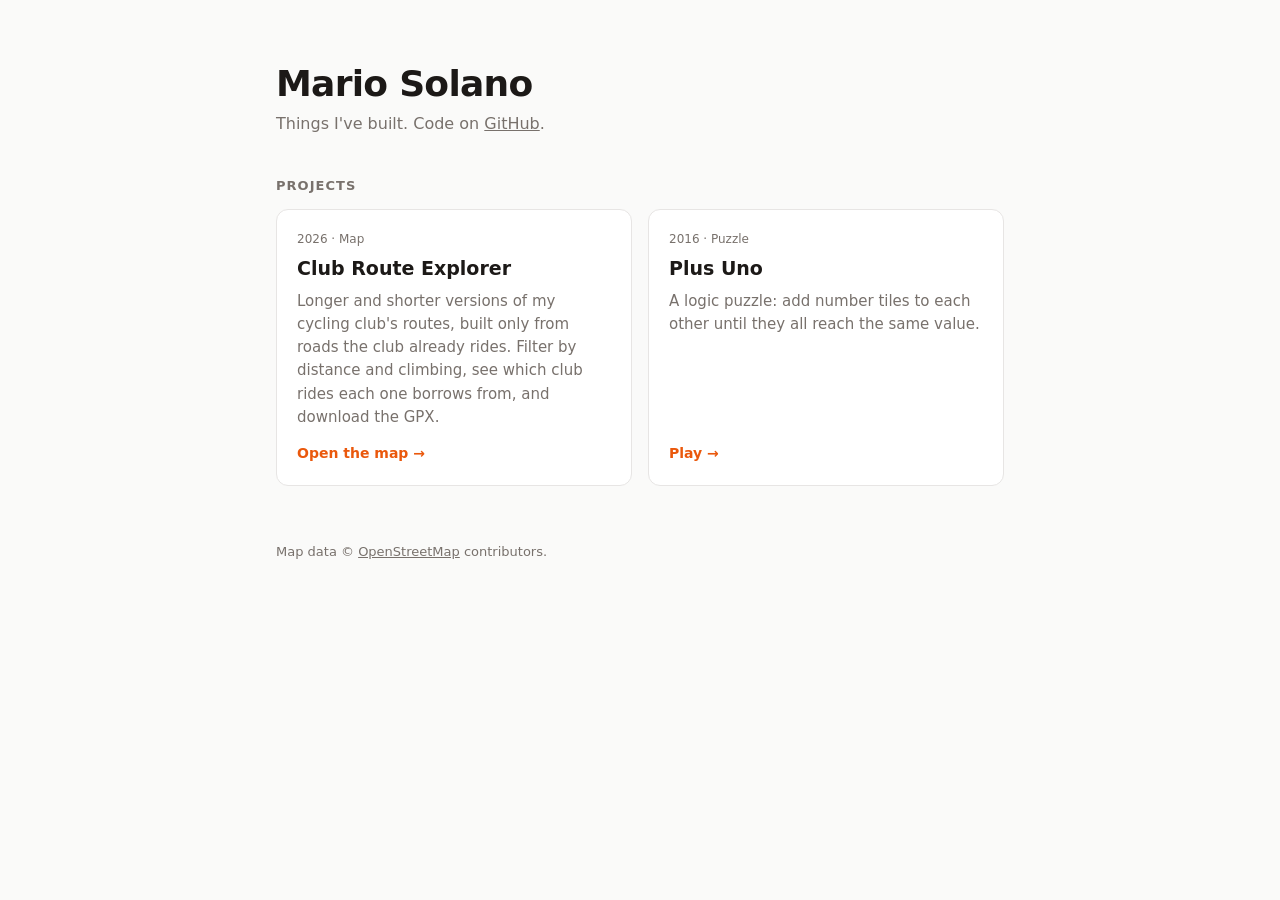
<file: index.html>
<!doctype html>
<html lang="en">
<head>
<meta charset="utf-8">
<meta name="viewport" content="width=device-width, initial-scale=1">
<title>Mario Solano</title>
<meta name="description" content="Projects by Mario Solano.">
<style>
  :root {
    --bg: #fafaf9; --card: #ffffff; --ink: #1c1917; --mute: #78716c; --line: #e7e5e4; --accent: #ea580c;
  }
  @media (prefers-color-scheme: dark) {
    :root { --bg: #1c1917; --card: #292524; --ink: #f5f5f4; --mute: #a8a29e; --line: #44403c; --accent: #fb923c; }
  }
  * { box-sizing: border-box; }
  body { margin: 0; background: var(--bg); color: var(--ink);
         font: 16px/1.55 system-ui, -apple-system, "Segoe UI", sans-serif; }
  main { max-width: 760px; margin: 0 auto; padding: 64px 16px 48px; }
  h1 { font-size: 36px; line-height: 1.1; margin: 0 0 8px; letter-spacing: -0.02em; }
  .lede { color: var(--mute); margin: 0 0 40px; }
  .lede a { color: inherit; }
  h2 { font-size: 13px; text-transform: uppercase; letter-spacing: .08em; color: var(--mute); margin: 0 0 12px; }
  .grid { display: grid; gap: 16px; grid-template-columns: repeat(auto-fit, minmax(260px, 1fr)); }
  .card { display: flex; flex-direction: column; gap: 6px; padding: 20px; border-radius: 12px; background: var(--card);
          border: 1px solid var(--line); color: inherit; text-decoration: none; transition: border-color .15s, transform .15s; }
  .card:hover { border-color: var(--accent); transform: translateY(-2px); }
  .card h3 { margin: 0; font-size: 19px; }
  .card p { margin: 0; color: var(--mute); font-size: 15px; }
  .card .go { margin-top: auto; padding-top: 8px; color: var(--accent); font-weight: 600; font-size: 14px; }
  .tag { font-size: 12px; color: var(--mute); }
  footer { margin-top: 56px; color: var(--mute); font-size: 13px; }
  footer a { color: inherit; }
</style>
</head>
<body>
<main>
  <h1>Mario Solano</h1>
  <p class="lede">Things I've built. Code on <a href="https://github.com/Marioqwe">GitHub</a>.</p>

  <h2>Projects</h2>
  <div class="grid">
    <a class="card" href="routes/">
      <span class="tag">2026 · Map</span>
      <h3>Club Route Explorer</h3>
      <p>Longer and shorter versions of my cycling club's routes, built only from roads the club already rides.
         Filter by distance and climbing, see which club rides each one borrows from, and download the GPX.</p>
      <span class="go">Open the map →</span>
    </a>
    <a class="card" href="plusuno/">
      <span class="tag">2016 · Puzzle</span>
      <h3>Plus Uno</h3>
      <p>A logic puzzle: add number tiles to each other until they all reach the same value.</p>
      <span class="go">Play →</span>
    </a>
  </div>

  <footer>Map data © <a href="https://www.openstreetmap.org/copyright">OpenStreetMap</a> contributors.</footer>
</main>
</body>
</html>
</file>
